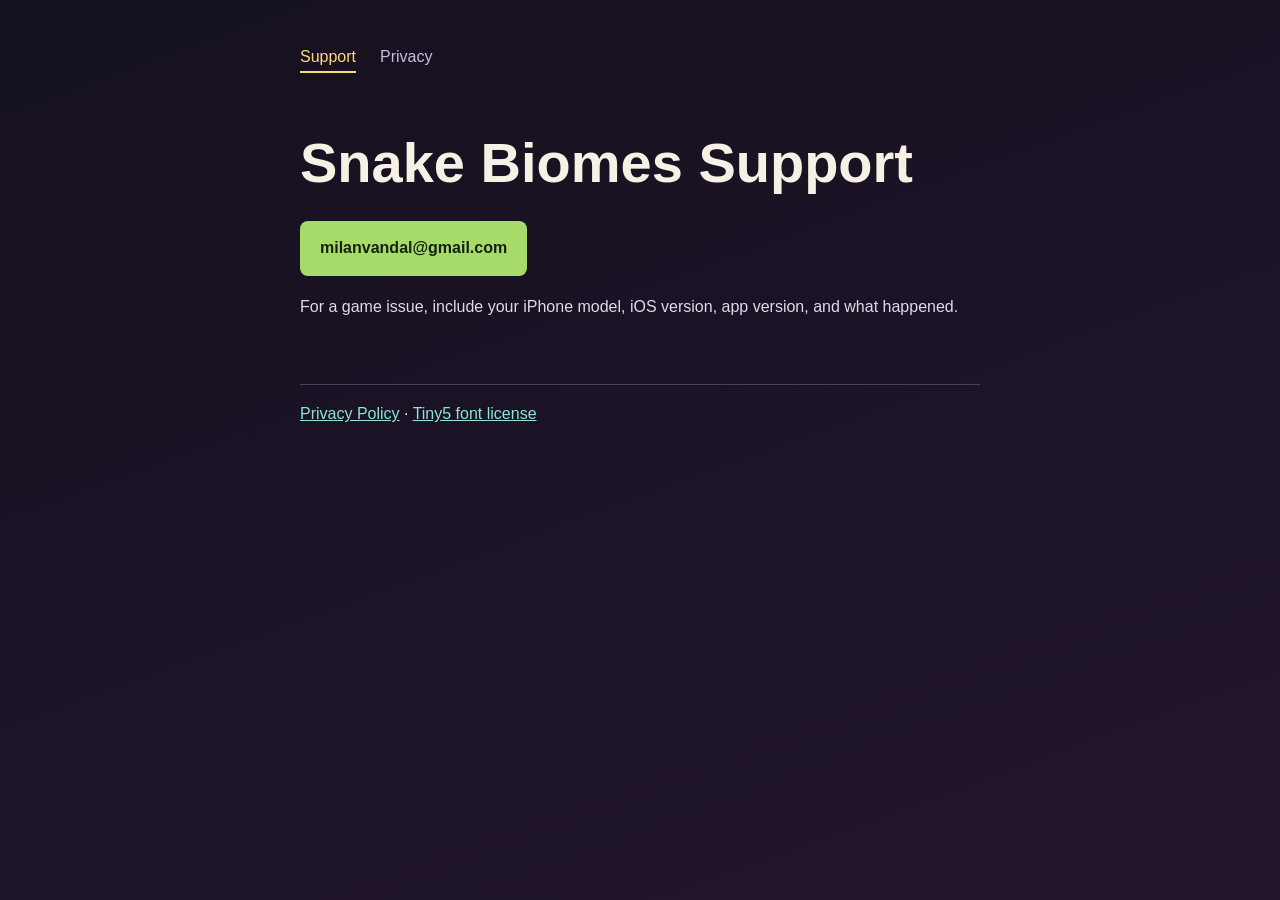
<file: index.html>
<!doctype html>
<html lang="en">
<head>
  <meta charset="utf-8">
  <meta name="viewport" content="width=device-width, initial-scale=1">
  <meta name="color-scheme" content="dark">
  <title>Snake Biomes Support</title>
  <link rel="stylesheet" href="style.css">
</head>
<body>
  <main>
    <nav aria-label="Pages"><a aria-current="page" href="./">Support</a><a href="privacy.html">Privacy</a></nav>
    <h1>Snake Biomes Support</h1>
    <p><a class="button" href="mailto:milanvandal@gmail.com?subject=Snake%20Biomes%20Support">milanvandal@gmail.com</a></p>
    <p>For a game issue, include your iPhone model, iOS version, app version, and what happened.</p>
    <footer><a href="privacy.html">Privacy Policy</a> · <a href="tiny5-license.txt">Tiny5 font license</a></footer>
  </main>
</body>
</html>
</file>
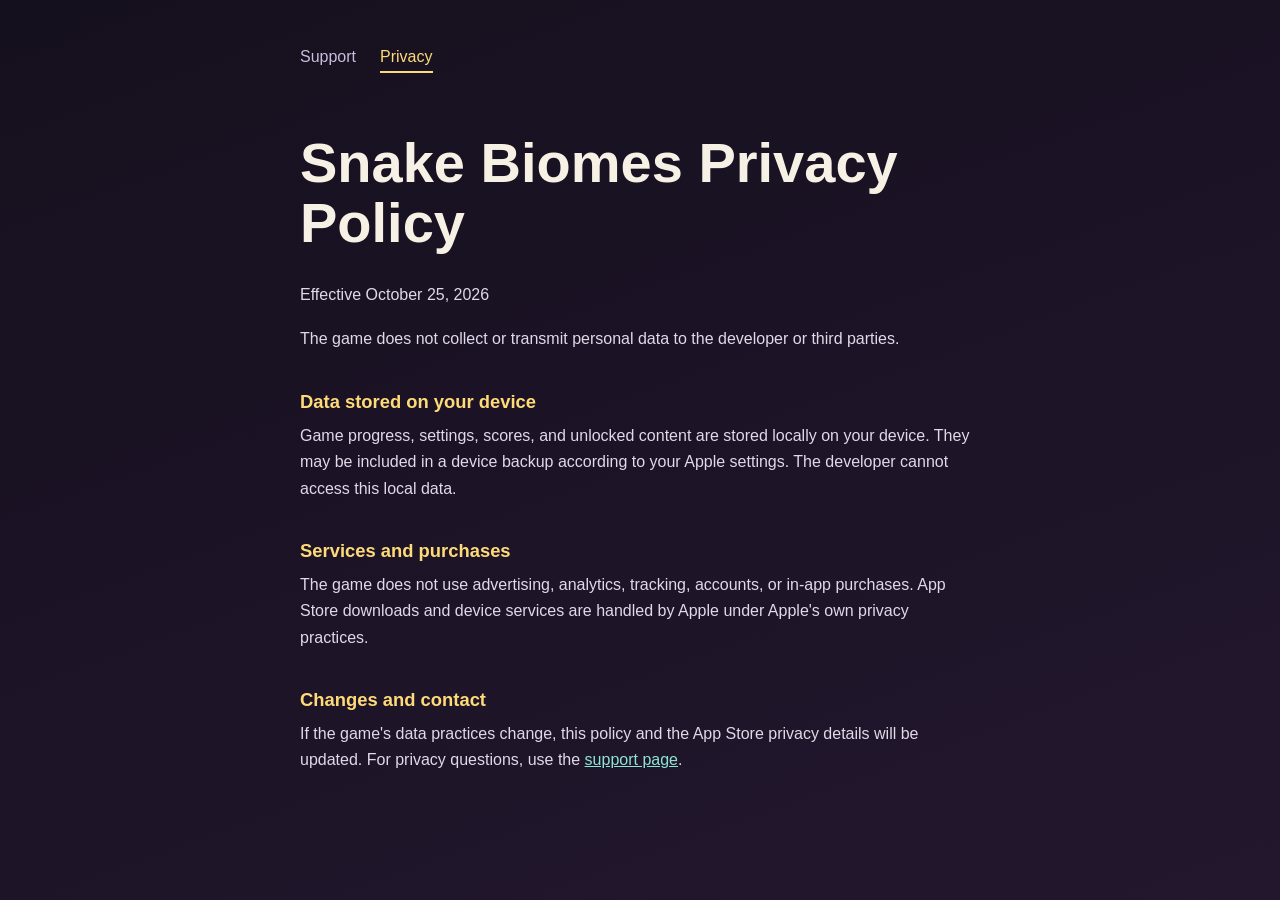
<file: privacy.html>
<!doctype html>
<html lang="en">
<head>
  <meta charset="utf-8">
  <meta name="viewport" content="width=device-width, initial-scale=1">
  <meta name="color-scheme" content="dark">
  <title>Snake Biomes Privacy Policy</title>
  <link rel="stylesheet" href="style.css">
</head>
<body>
  <main>
    <nav aria-label="Pages"><a href="./">Support</a><a aria-current="page" href="privacy.html">Privacy</a></nav>
    <h1>Snake Biomes Privacy Policy</h1>
    <p>Effective October 25, 2026</p>
    <p>The game does not collect or transmit personal data to the developer or third parties.</p>
    <h2>Data stored on your device</h2>
    <p>Game progress, settings, scores, and unlocked content are stored locally on your device. They may be included in a device backup according to your Apple settings. The developer cannot access this local data.</p>
    <h2>Services and purchases</h2>
    <p>The game does not use advertising, analytics, tracking, accounts, or in-app purchases. App Store downloads and device services are handled by Apple under Apple's own privacy practices.</p>
    <h2>Changes and contact</h2>
    <p>If the game's data practices change, this policy and the App Store privacy details will be updated. For privacy questions, use the <a href="./">support page</a>.</p>
  </main>
</body>
</html>
</file>
<file: style.css>
:root { color-scheme: dark; font-family: -apple-system, BlinkMacSystemFont, "Segoe UI", sans-serif; background: #15101e; color: #f6f1e4; }
* { box-sizing: border-box; }
body { margin: 0; min-height: 100vh; background: linear-gradient(160deg, #15101e, #23172e); }
main { width: min(100% - 40px, 680px); margin: 0 auto; padding: 48px 0 72px; }
nav { display: flex; gap: 24px; margin-bottom: 60px; }
nav a { color: #c8bddd; text-decoration: none; }
nav a[aria-current="page"] { color: #ffda78; border-bottom: 2px solid #ffda78; padding-bottom: 5px; }
h1 { font-size: clamp(2rem, 8vw, 3.5rem); line-height: 1.08; margin: 0 0 28px; }
h2 { color: #ffda78; font-size: 1.15rem; margin: 38px 0 10px; }
p { color: #e0d9e8; line-height: 1.65; font-size: 1rem; margin: 0 0 18px; }
a { color: #8de5d2; }
.button { display: inline-block; background: #a7db69; color: #172112; text-decoration: none; font-weight: 700; padding: 14px 20px; border-radius: 8px; }
.button:hover, .button:focus-visible { background: #c5f188; }
footer { margin-top: 64px; border-top: 1px solid #4b4055; padding-top: 20px; }
@media (max-width: 420px) { main { padding-top: 28px; } nav { margin-bottom: 48px; } }
</file>
